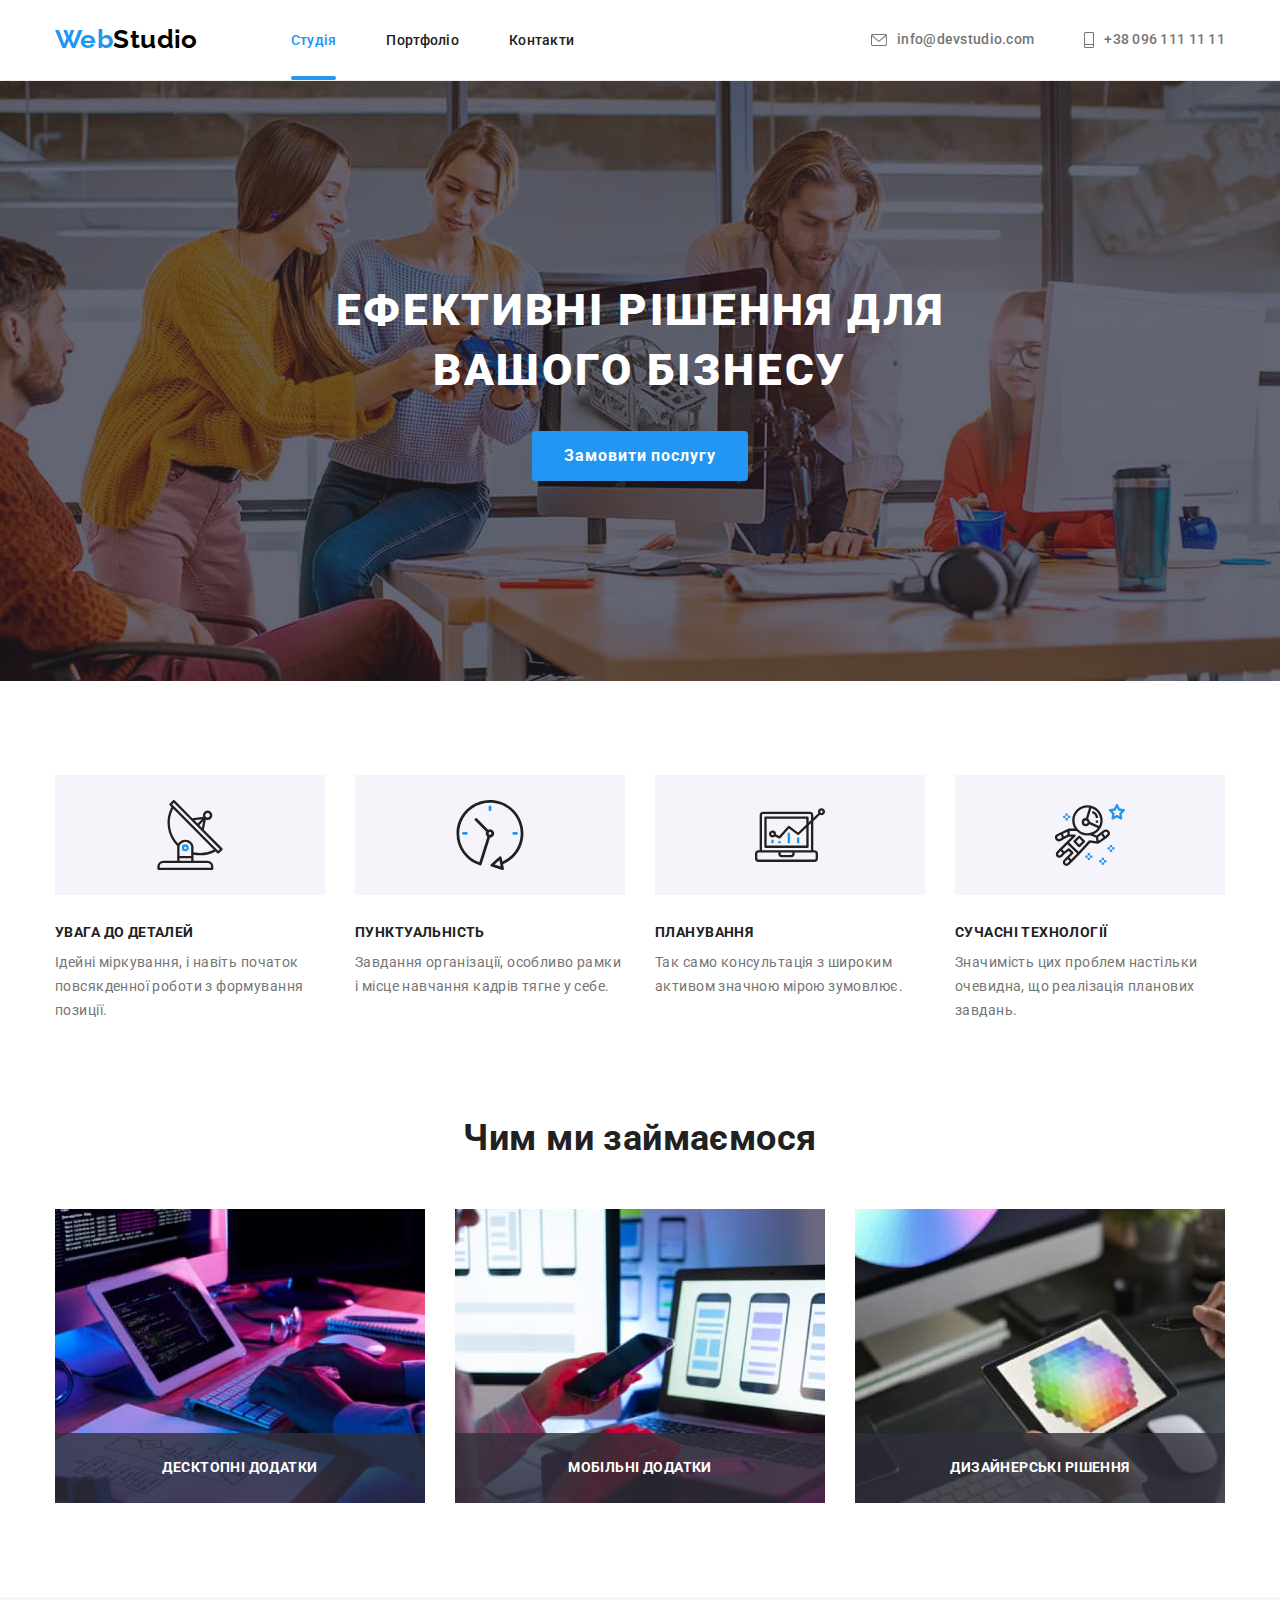
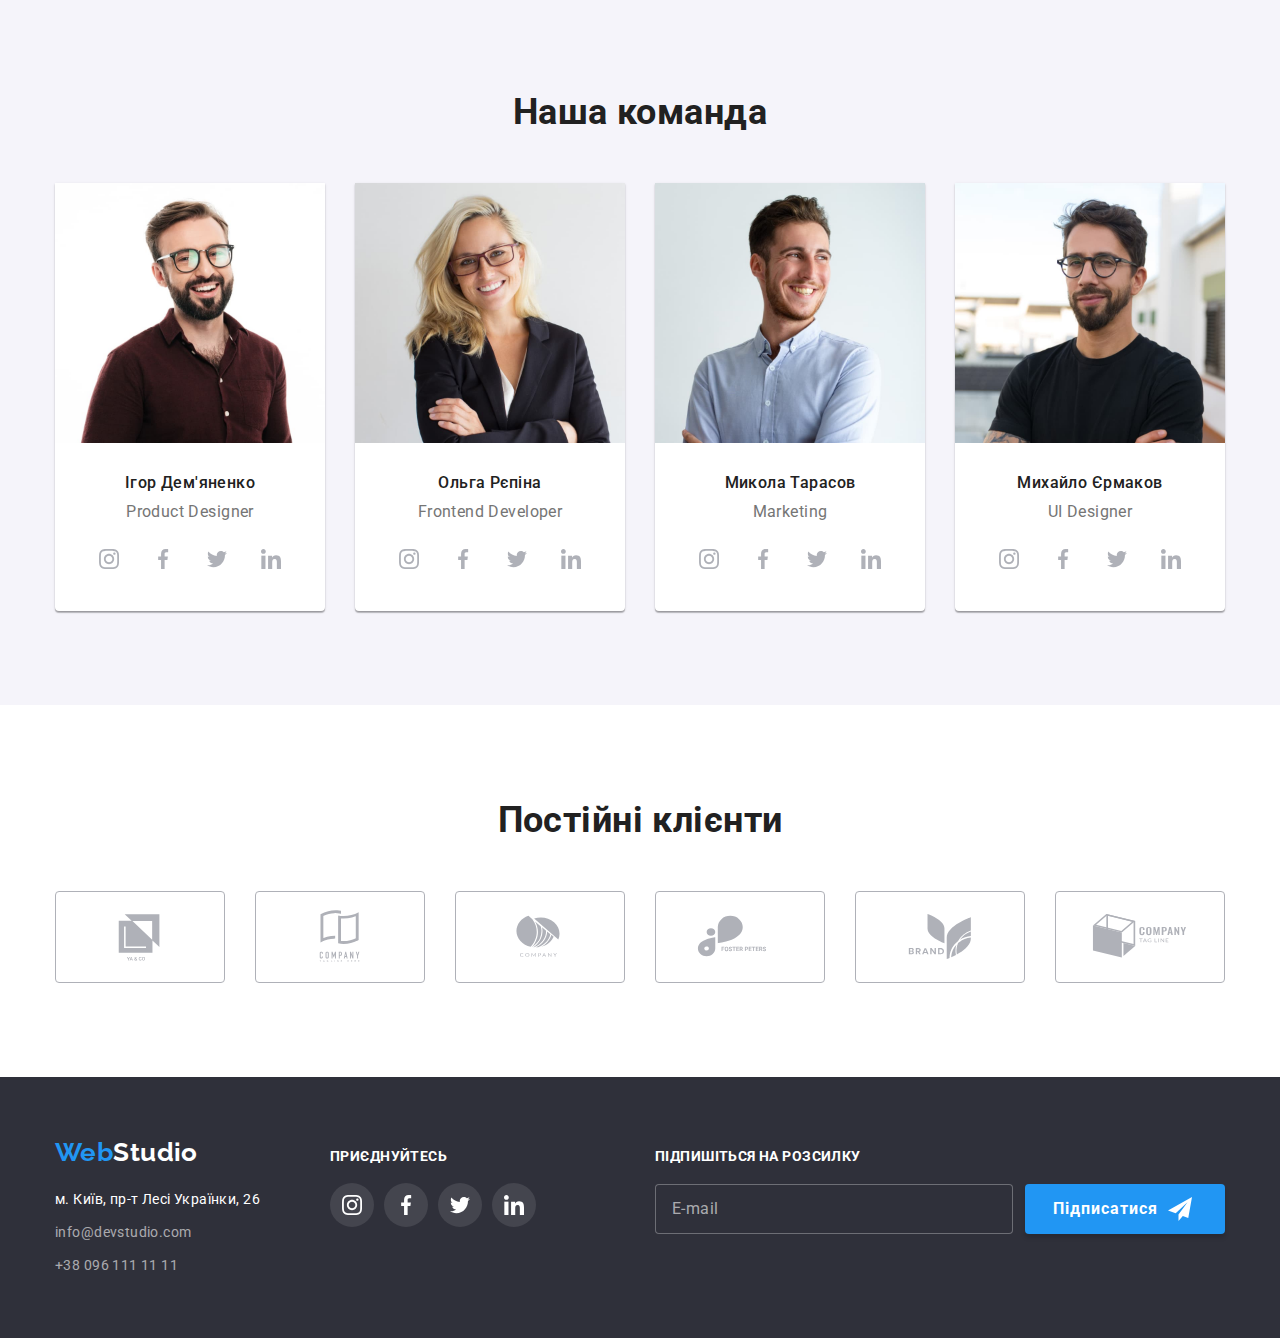
<file: index.html>
<!DOCTYPE html>
<html lang="en">
  <head>
    <meta charset="UTF-8" />
    <meta http-equiv="X-UA-Compatible" content="IE=edge" />
    <meta name="viewport" content="width=device-width, initial-scale=1.0" />

    <link rel="preconnect" href="https://fonts.googleapis.com" />
    <link rel="preconnect" href="https://fonts.gstatic.com" crossorigin />
    <link
      href="https://fonts.googleapis.com/css2?family=Raleway:wght@700&family=Roboto:wght@400;500;700;900&display=swap"
      rel="stylesheet"
    />
    <title>Студія</title>
    <!--modern normalize-->
    <link
      rel="stylesheet"
      href="https://cdnjs.cloudflare.com/ajax/libs/modern-normalize/1.1.0/modern-normalize.min.css"
    />
    <link rel="stylesheet" href="./css/styles.css" />
    <link rel="preconnect" href="https://fonts.gstatic.com" />
  </head>
  <body>
    <header>
      <div class="container heder-container">
        <nav class="header-nav">
          <a href="./index.html" class="logo logo-header-menu link">
            <!--ссылка на возврат в начало страницы-->
            Web<span class="header-logo-span link">Studio</span>
          </a>
          <ul class="header-nav-menu">
            <!--список ссылок навигации по сайту-->
            <li>
              <a href="./index.html" class="header-menu thumb-current current link">Студія</a>
            </li>
            <li>
              <a href="./portfolio.html" class="header-menu thumb-current link">Портфоліо</a>
            </li>
            <li>
              <a href="" class="header-menu thumb-current link">Контакти</a>
            </li>
          </ul>
        </nav>
        <!--список контактов-->
        <ul class="header-mail-tel">
          <li class="header-contact-list">
            <a href="mailto:info@devstudio.com" class="header-contacts mail link">
              <svg aria-label="icon mail" class="icon-header" width="16" height="12">
                <use href="./images/svg/sprite.svg#icon-mail"></use>
              </svg>
              info@devstudio.com</a
            >
          </li>
          <li class="header-contact-list">
            <a href="tel:+380961111111" class="header-contacts link">
              <svg aria-label="icon tel" class="icon-header" width="10" height="16">
                <use href="./images/svg/sprite.svg#icon-tel"></use>
              </svg>
              +38 096 111 11 11</a
            >
          </li>
        </ul>
      </div>
    </header>
    <main>
      <!--герой-->
      <section class="hero">
        <div class="container">
          <h1 class="hero-title">Ефективні рішення для вашого бізнесу</h1>
          <button data-modal-open type="button" class="btn-alternative">Замовити послугу</button>
          <!--кнопка з посиланням-->
        </div>
      </section>
      <!--список переваг або особливостей-->
      <section class="especially">
        <div class="container">
          <h2 class="title visually-hidden">Наші особливості</h2>
          <!--позже спрячем чтобы на странице не было видно этого заголовка-->
          <ul class="especially-bloсk">
            <li class="especially-card icon-antenna">
              <h3 class="title">Увага до деталей</h3>
              <p class="text">
                Ідейні міркування, і навіть початок повсякденної роботи з формування позиції.
              </p>
            </li>
            <li class="especially-card icon-clok">
              <h3 class="title">Пунктуальність</h3>
              <p class="text">
                Завдання організації, особливо рамки і місце навчання кадрів тягне у себе.
              </p>
            </li>
            <li class="especially-card icon-diagram">
              <h3 class="title">Планування</h3>
              <p class="text">Так само консультація з широким активом значною мірою зумовлює.</p>
            </li>
            <li class="especially-card icon-astronavt">
              <h3 class="title">Сучасні технології</h3>
              <p class="text">
                Значимість цих проблем настільки очевидна, що реалізація планових завдань.
              </p>
            </li>
          </ul>
        </div>
      </section>
      <!--Чим ми займаємося-->
      <section class="made">
        <div class="container">
          <h2 class="title-section">Чим ми займаємося</h2>
          <ul class="made-cards">
            <li class="made-pfoto">
              <div class="made-thumb">
                <img src="./images/box1.jpg" alt="ноутбук та девайс" width="370" />
                <p class="made-text">Десктопні додатки</p>
              </div>
            </li>
            <li class="made-pfoto">
              <div class="made-thumb">
                <img src="./images/box2.jpg" alt="ноутбук та девайс" width="370" />
                <p class="made-text">Мобільні додатки</p>
              </div>
            </li>
            <li class="made-pfoto">
              <div class="made-thumb">
                <img src="./images/box3.jpg" alt="ноутбук та девайс" width="370" />
                <p class="made-text">Дизайнерські рішення</p>
              </div>
            </li>
          </ul>
        </div>
      </section>
      <!--Наша команда-->
      <section class="team">
        <div class="container">
          <h2 class="title-section">Наша команда</h2>
          <ul class="team-cards">
            <li class="team-employees">
              <img src="./images/ihor.jpg" alt="фото Ігор Дем'яненко" width="270" />
              <div class="team-cards-title">
                <h3 class="title">Ігор Дем'яненко</h3>
                <p class="text">Product Designer</p>
                <ul class="social-list">
                  <li class="social-list-item">
                    <a href="#" class="social-list-link">
                      <svg
                        aria-label="icon instagram"
                        class="social-list-icon"
                        width="20"
                        height="20"
                      >
                        <use href="./images/svg/sprite.svg#icon-instagram"></use>
                      </svg>
                    </a>
                  </li>
                  <li class="social-list-item">
                    <a href="#" class="social-list-link">
                      <svg
                        aria-label="icon facebook"
                        class="social-list-icon"
                        width="20"
                        height="20"
                      >
                        <use href="./images/svg/sprite.svg#icon-facebook"></use>
                      </svg>
                    </a>
                  </li>
                  <li class="social-list-item">
                    <a href="#" class="social-list-link">
                      <svg
                        aria-label="icon twitter"
                        class="social-list-icon"
                        width="20"
                        height="20"
                      >
                        <use href="./images/svg/sprite.svg#icon-twitter"></use>
                      </svg>
                    </a>
                  </li>
                  <li class="social-list-item">
                    <a href="#" class="social-list-link">
                      <svg
                        aria-label="icon linkedin"
                        class="social-list-icon"
                        width="20"
                        height="20"
                      >
                        <use href="./images/svg/sprite.svg#icon-linkedin"></use>
                      </svg>
                    </a>
                  </li>
                </ul>
              </div>
            </li>
            <li class="team-employees">
              <img src="./images/olga.jpg" alt="фото Ольга Рєпіна" width="270" />
              <div class="team-cards-title">
                <h3 class="title">Ольга Рєпіна</h3>
                <p class="text">Frontend Developer</p>
                <ul class="social-list">
                  <li class="social-list-item">
                    <a href="#" class="social-list-link">
                      <svg
                        aria-label="icon instagram"
                        class="social-list-icon"
                        width="20"
                        height="20"
                      >
                        <use href="./images/svg/sprite.svg#icon-instagram"></use>
                      </svg>
                    </a>
                  </li>
                  <li class="social-list-item">
                    <a href="#" class="social-list-link">
                      <svg
                        aria-label="icon facebook"
                        class="social-list-icon"
                        width="20"
                        height="20"
                      >
                        <use href="./images/svg/sprite.svg#icon-facebook"></use>
                      </svg>
                    </a>
                  </li>
                  <li class="social-list-item">
                    <a href="#" class="social-list-link">
                      <svg
                        aria-label="icon twitter"
                        class="social-list-icon"
                        width="20"
                        height="20"
                      >
                        <use href="./images/svg/sprite.svg#icon-twitter"></use>
                      </svg>
                    </a>
                  </li>
                  <li class="social-list-item">
                    <a href="#" class="social-list-link">
                      <svg
                        aria-label="icon linkedin"
                        class="social-list-icon"
                        width="20"
                        height="20"
                      >
                        <use href="./images/svg/sprite.svg#icon-linkedin"></use>
                      </svg>
                    </a>
                  </li>
                </ul>
              </div>
            </li>
            <li class="team-employees">
              <img src="./images/mykola.jpg" alt="фото Микола Тарасов" width="270" />
              <div class="team-cards-title">
                <h3 class="title">Микола Тарасов</h3>
                <p class="text">Marketing</p>
                <ul class="social-list">
                  <li class="social-list-item">
                    <a href="#" class="social-list-link">
                      <svg
                        aria-label="icon instagram"
                        class="social-list-icon"
                        width="20"
                        height="20"
                      >
                        <use href="./images/svg/sprite.svg#icon-instagram"></use>
                      </svg>
                    </a>
                  </li>
                  <li class="social-list-item">
                    <a href="#" class="social-list-link">
                      <svg
                        aria-label="icon facebook"
                        class="social-list-icon"
                        width="20"
                        height="20"
                      >
                        <use href="./images/svg/sprite.svg#icon-facebook"></use>
                      </svg>
                    </a>
                  </li>
                  <li class="social-list-item">
                    <a href="#" class="social-list-link">
                      <svg
                        aria-label="icon twitter"
                        class="social-list-icon"
                        width="20"
                        height="20"
                      >
                        <use href="./images/svg/sprite.svg#icon-twitter"></use>
                      </svg>
                    </a>
                  </li>
                  <li class="social-list-item">
                    <a href="#" class="social-list-link">
                      <svg
                        aria-label="icon linkedin"
                        class="social-list-icon"
                        width="20"
                        height="20"
                      >
                        <use href="./images/svg/sprite.svg#icon-linkedin"></use>
                      </svg>
                    </a>
                  </li>
                </ul>
              </div>
            </li>
            <li class="team-employees">
              <img src="./images/myhailo.jpg" alt="фото Михайло Єрмаков" width="270" />
              <div class="team-cards-title">
                <h3 class="title">Михайло Єрмаков</h3>
                <p class="text">UI Designer</p>
                <ul class="social-list">
                  <li class="social-list-item">
                    <a href="#" class="social-list-link">
                      <svg
                        aria-label="icon instagram"
                        class="social-list-icon"
                        width="20"
                        height="20"
                      >
                        <use href="./images/svg/sprite.svg#icon-instagram"></use>
                      </svg>
                    </a>
                  </li>
                  <li class="social-list-item">
                    <a href="#" class="social-list-link">
                      <svg
                        aria-label="icon facebook"
                        class="social-list-icon"
                        width="20"
                        height="20"
                      >
                        <use href="./images/svg/sprite.svg#icon-facebook"></use>
                      </svg>
                    </a>
                  </li>
                  <li class="social-list-item">
                    <a href="#" class="social-list-link">
                      <svg
                        aria-label="icon twitter"
                        class="social-list-icon"
                        width="20"
                        height="20"
                      >
                        <use href="./images/svg/sprite.svg#icon-twitter"></use>
                      </svg>
                    </a>
                  </li>
                  <li class="social-list-item">
                    <a href="#" class="social-list-link">
                      <svg
                        aria-label="icon linkedin"
                        class="social-list-icon"
                        width="20"
                        height="20"
                      >
                        <use href="./images/svg/sprite.svg#icon-linkedin"></use>
                      </svg>
                    </a>
                  </li>
                </ul>
              </div>
            </li>
          </ul>
        </div>
      </section>
      <!--постійні клієнти-->
      <section class="client">
        <div class="container">
          <h2 class="client-title">Постійні клієнти</h2>
          <ul class="client-list">
            <li class="client-list-item">
              <a href="" class="client-list-link">
                <svg aria-label="icon client 1" class="client-list-icon">
                  <use href="./images/svg/sprite.svg#icon-Logo1"></use>
                </svg>
              </a>
            </li>
            <li class="client-list-item">
              <a href="" class="client-list-link">
                <svg aria-label="icon client 2" class="client-list-icon">
                  <use href="./images/svg/sprite.svg#icon-Logo2"></use>
                </svg>
              </a>
            </li>
            <li class="client-list-item">
              <a href="" class="client-list-link">
                <svg aria-label="icon client 3" class="client-list-icon">
                  <use href="./images/svg/sprite.svg#icon-Logo3"></use>
                </svg>
              </a>
            </li>
            <li class="client-list-item">
              <a href="" class="client-list-link">
                <svg aria-label="icon client 4" class="client-list-icon">
                  <use href="./images/svg/sprite.svg#icon-Logo4"></use>
                </svg>
              </a>
            </li>
            <li class="client-list-item">
              <a href="" class="client-list-link">
                <svg aria-label="icon client 5" class="client-list-icon">
                  <use href="./images/svg/sprite.svg#icon-Logo5"></use>
                </svg>
              </a>
            </li>
            <li class="client-list-item">
              <a href="" class="client-list-link">
                <svg aria-label="icon client 6" class="client-list-icon">
                  <use href="./images/svg/sprite.svg#icon-Logo6"></use>
                </svg>
              </a>
            </li>
          </ul>
        </div>
      </section>
    </main>
    <footer class="footer">
      <!--тег addres-->
      <div class="container footer-block">
        <div class="footer-block-logo-address">
          <a href="./index.html" class="logo link">
            Web<span class="footer-logo link">Studio</span></a
          >
          <address>
            <ul>
              <li class="footer-address-list">
                <a
                  href="https://goo.gl/maps/6emUorHh679U21bC7"
                  target="_blank"
                  rel="noopener nofollow noreferrer"
                  class="footer-address link"
                  >м. Київ, пр-т Лесі Українки, 26</a
                ><!--поставила для rel все три атрибута ШОБ надежнее )))-->
              </li>
              <li class="footer-address-list">
                <a href="mailto:info@devstudio.com" class="footer-contacts mail link"
                  >info@devstudio.com</a
                >
              </li>
              <li class="footer-address-list without-margin">
                <a href="tel:+380961111111" class="footer-contacts link">+38 096 111 11 11</a>
              </li>
            </ul>
          </address>
        </div>
        <div class="footer-block-social">
          <p class="footer-title">Приєднуйтесь</p>
          <ul class="social-list">
            <li class="social-list-item">
              <a href="#" class="social-list-link footer">
                <svg
                  aria-label="icon instagram"
                  class="social-list-icon footer"
                  width="20"
                  height="20"
                >
                  <use href="./images/svg/sprite.svg#icon-instagram"></use>
                </svg>
              </a>
            </li>
            <li class="social-list-item">
              <a href="#" class="social-list-link footer">
                <svg
                  aria-label="icon facebook"
                  class="social-list-icon footer"
                  width="20"
                  height="20"
                >
                  <use href="./images/svg/sprite.svg#icon-facebook"></use>
                </svg>
              </a>
            </li>
            <li class="social-list-item">
              <a href="#" class="social-list-link footer">
                <svg
                  aria-label="icon twitter"
                  class="social-list-icon footer"
                  width="20"
                  height="20"
                >
                  <use href="./images/svg/sprite.svg#icon-twitter"></use>
                </svg>
              </a>
            </li>
            <li class="social-list-item">
              <a href="#" class="social-list-link footer">
                <svg
                  aria-label="icon linkedin"
                  class="social-list-icon footer"
                  width="20"
                  height="20"
                >
                  <use href="./images/svg/sprite.svg#icon-linkedin"></use>
                </svg>
              </a>
            </li>
          </ul>
        </div>

        <form class="footer-form">
          <p class="footer-form-title">Підпишіться на розсилку</p>
          <div class="footer-form-subscribe">
            <label class="footer-form-label">
              <input
                type="email"
                class="footer-form-input"
                name="mail footer"
                placeholder="E-mail"
              />
            </label>
            <button type="submit" class="btn-footer-submit">
              Підписатися
              <svg aria-label="icon send" class="icon-send" width="24" height="24">
                <use href="./images/svg/sprite.svg#icon-send"></use>
              </svg>
            </button>
        </form>
      </div>
    </footer>
    <!---->
    <div class="backdrop is-hidden" data-modal>
      <div class="modal">
        <button type="button" class="modal-close" data-modal-close>
          <svg class="icon-close-black" aria-label="icon close black" height="18" width="18">
            <use href="./images/svg/sprite.svg#icon-close-black"></use>
          </svg>
        </button>
        <p class="modal-title">Залиште свої дані, ми вам передзвонимо</p>
        <form class="modal-form">
          <label class="modal-form-field">
            <span class="modal-form-label-name"> Ім'я</span>
            <!--div у label вкладати не можна-->
            <span class="modal-form-input-thumb">
              <input type="text" class="modal-form-input" name="name" required />
              <svg aria-label="icon person" class="modal-form-input-icon" width="20" height="20">
                <use href="./images/svg/sprite.svg#icon-person-18"></use>
              </svg>
            </span>
          </label>
          <label class="modal-form-field">
            <span class="modal-form-label-name"> Телефон</span>
            <span class="modal-form-input-thumb">
              <input type="tel" class="modal-form-input" name="tel" title="380-xx-xx-xx" required />
              <svg aria-label="icon person" class="modal-form-input-icon" width="20" height="20">
                <use href="./images/svg/sprite.svg#icon-phone-18"></use>
              </svg>
            </span>
          </label>
          <label class="modal-form-field">
            <span class="modal-form-label-name">Пошта</span>
            <span class="modal-form-input-thumb">
              <input type="email" class="modal-form-input" name="mail" />
              <svg aria-label="icon person" class="modal-form-input-icon" width="20" height="20">
                <use href="./images/svg/sprite.svg#icon-email-18"></use>
              </svg>
            </span>
          </label>
          <label class="modal-form-field">
            <span class="modal-form-label-name">Коментар</span>
            <textarea
              class="modal-form-message"
              name="massage"
              placeholder="Введіть тект"
            ></textarea>
          </label>
          <label class="modal-form-checkbox-text">
            <input type="checkbox" class="modal-form-checkbox" name="checkbox-accept" required />
            <svg class="modal-form-own-checkbox" aria-label="icon check" width="16" height="15">
              <use class="own-checkbox-icon" href="./images/svg/sprite.svg#icon-check"></use>
            </svg>
            Погоджуюся з розсилкою та приймаю&nbsp
            <a href="#" class="link-agreement">Умови договору</a>
          </label>
          <button type="submit" class="btn-form-submit">Відправити</button>
        </form>
      </div>
    </div>
    <script src="./js/modal.js"></script>
  </body>
</html>
</file>
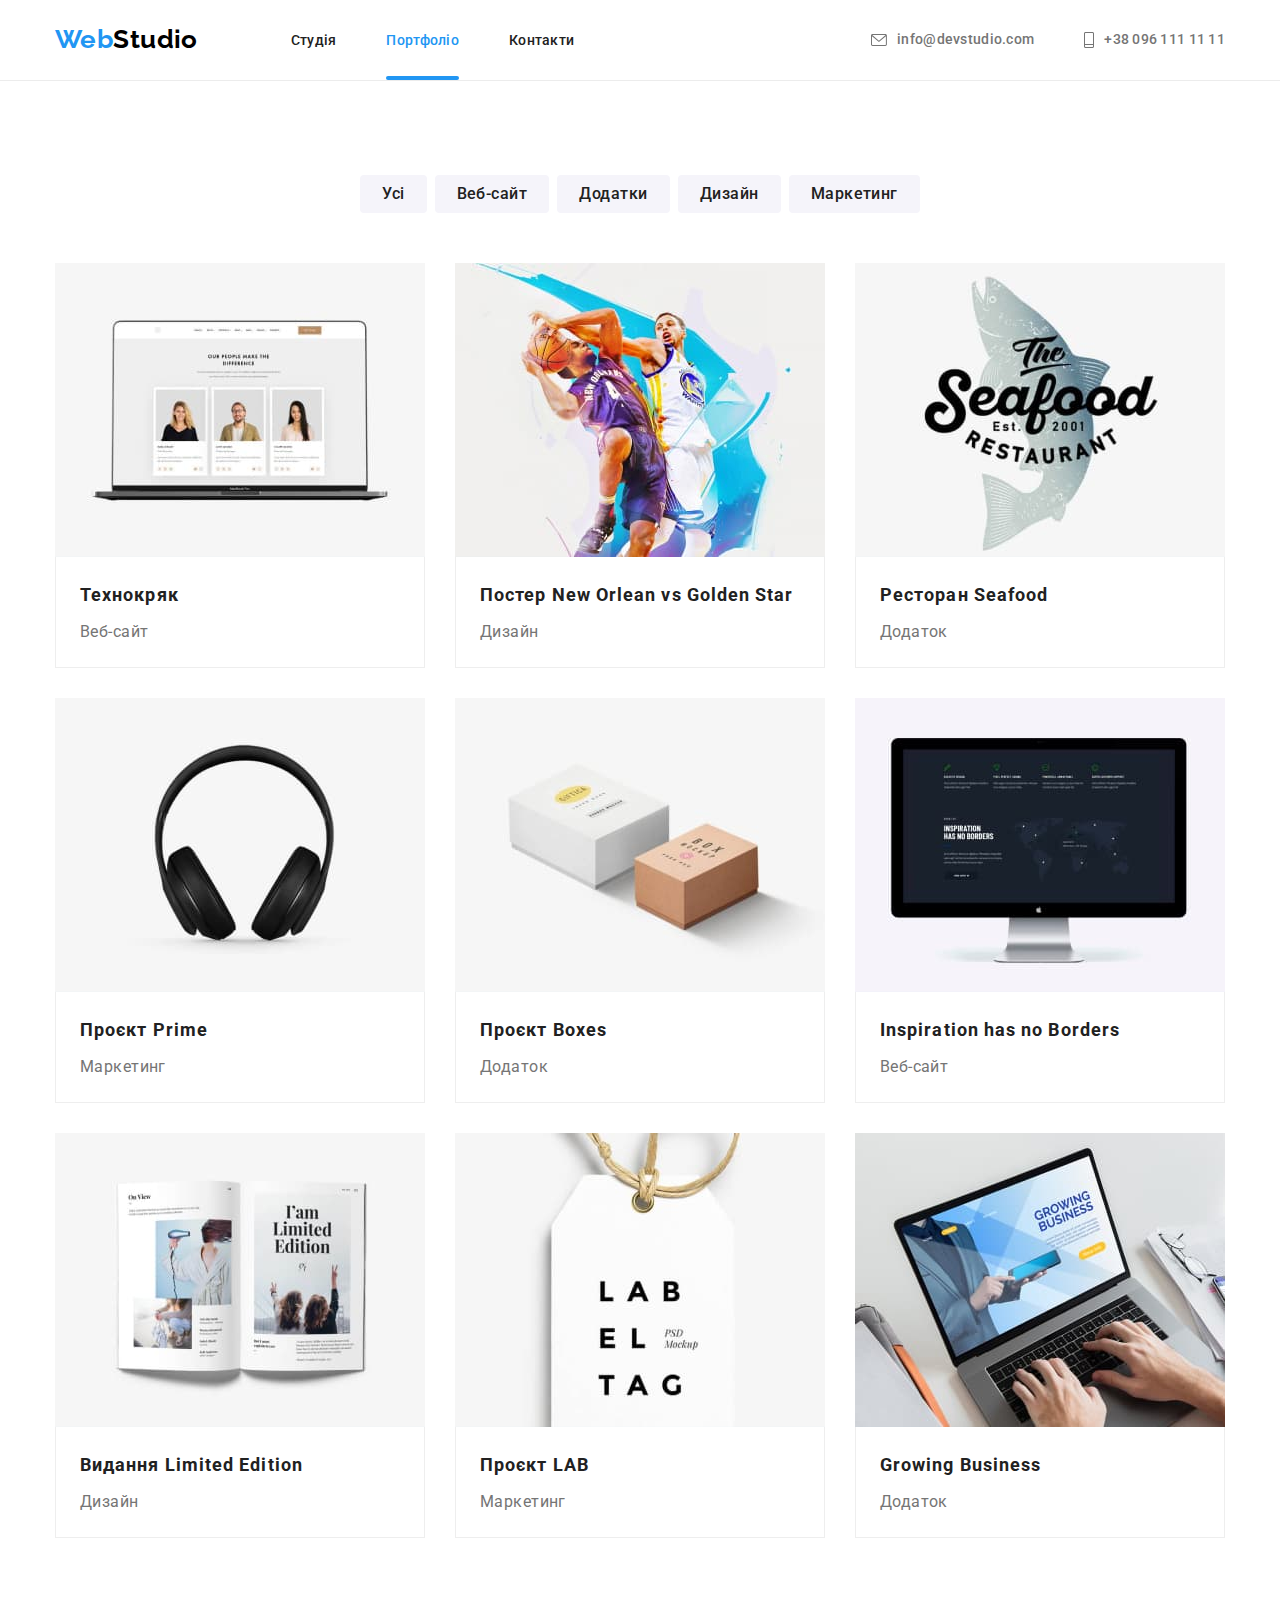
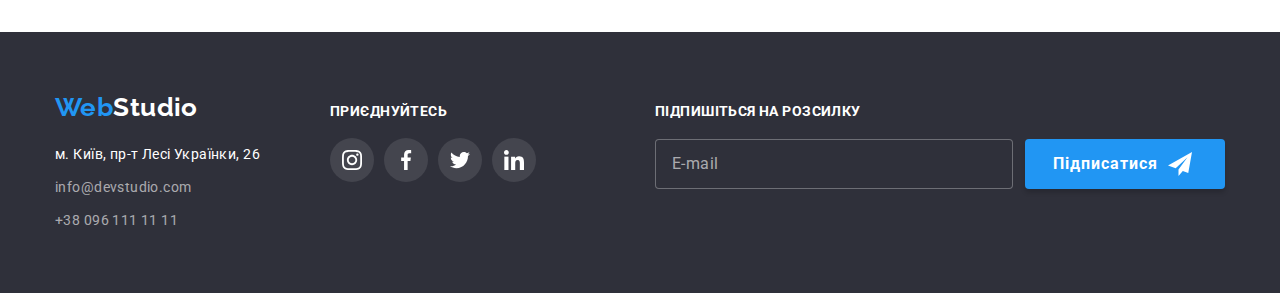
<file: portfolio.html>
<!DOCTYPE html>
<html lang="en">
  <head>
    <meta charset="UTF-8" />
    <meta http-equiv="X-UA-Compatible" content="IE=edge" />
    <meta name="viewport" content="width=device-width, initial-scale=1.0" />
    <link rel="preconnect" href="https://fonts.googleapis.com" />
    <link rel="preconnect" href="https://fonts.gstatic.com" crossorigin />
    <link
      href="https://fonts.googleapis.com/css2?family=Raleway:wght@700&family=Roboto:wght@400;500;700;900&display=swap"
      rel="stylesheet"
    />
    <title>Портфоліо</title>
    <!--modern normalize-->
    <link
      rel="stylesheet"
      href="https://cdnjs.cloudflare.com/ajax/libs/modern-normalize/1.1.0/modern-normalize.min.css"
    />
    <link rel="stylesheet" href="./css/styles.css" />
  </head>
  <body>
    <header>
      <div class="container heder-container">
        <nav class="header-nav">
          <a href="./index.html" class="logo logo-header-menu link">
            <!--ссылка на возврат в начало страницы-->
            Web<span class="header-logo-span link">Studio</span>
          </a>
          <ul class="header-nav-menu">
            <!--список ссылок навигации по сайту-->
            <li><a href="./index.html" class="header-menu thumb-current link">Студія</a></li>
            <li>
              <a href="./portfolio.html" class="header-menu current thumb-current link"
                >Портфоліо</a
              >
            </li>
            <li><a href="" class="header-menu thumb-current link">Контакти</a></li>
          </ul>
        </nav>
        <!--список контактов-->
        <ul class="header-mail-tel">
          <li class="header-contact-list">
            <a href="mailto:info@devstudio.com" class="header-contacts mail link">
              <svg aria-label="icon mail" class="icon-header" width="16" height="12">
                <use href="./images/svg/sprite.svg#icon-mail"></use>
              </svg>
              info@devstudio.com</a
            >
          </li>
          <li class="header-contact-list">
            <a href="tel:+380961111111" class="header-contacts link">
              <svg aria-label="icon tel" class="icon-header" width="10" height="16">
                <use href="./images/svg/sprite.svg#icon-tel"></use>
              </svg>
              +38 096 111 11 11</a
            >
          </li>
        </ul>
      </div>
    </header>
    <main>
      <!--фильтр-->
      <section class="portfolio">
        <!--заголовок не будет отображатся на странице-->
        <h1 class="visually-hidden">Портфоліо</h1>
        <div class="container">
          <ul class="btn portfolio">
            <li><button type="button" class="btn-prim">Усі</button></li>
            <li><button type="button" class="btn-prim">Веб-сайт</button></li>
            <li><button type="button" class="btn-prim">Додатки</button></li>
            <li><button type="button" class="btn-prim">Дизайн</button></li>
            <li><button type="button" class="btn-prim">Маркетинг</button></li>
          </ul>
          <!--portfolio-->
          <ul class="portfolio-cards-list">
            <li class="portfolio-cards-list-item">
              <a class="portfolio-cards-list-link link" href="">
                <div class="portfolio-thumb">
                  <img
                    src="./images/portfolio/img11.jpg"
                    alt="Приклад сторінки веб-сайту"
                    width="370"
                    height="290"
                  />

                  <p class="portfolio-hover-text portfolio-actions">
                    Ресурс пропонує комплексні пропозиції з різним рівнем функціоналу та сервісів.
                    Все це дозволить відвідувачу отримати вичерпні відомості про компанію чи
                    приватну особу. Технокряк Веб-сайт
                  </p>
                </div>
                <div class="portfolio-cards-title">
                  <h2 class="title">Технокряк</h2>
                  <p class="text">Веб-сайт</p>
                </div>
              </a>
            </li>
            <li class="portfolio-cards-list-item">
              <a class="portfolio-cards-list-link link" href="">
                <div class="portfolio-thumb">
                  <img
                    src="./images/portfolio/img12.jpg"
                    alt="Постер New Orlean vs Golden Star"
                    width="370"
                    height="290"
                  />
                  <p class="portfolio-hover-text portfolio-actions">
                    Ресурс пропонує комплексні пропозиції з різним рівнем функціоналу та сервісів.
                    Все це дозволить відвідувачу отримати вичерпні відомості про компанію чи
                    приватну особу. Технокряк Веб-сайт
                  </p>
                </div>
                <div class="portfolio-cards-title">
                  <h2 class="title">Постер New Orlean vs Golden Star</h2>
                  <p class="text">Дизайн</p>
                </div>
              </a>
            </li>
            <li class="portfolio-cards-list-item">
              <a class="portfolio-cards-list-link link" href="">
                <div class="portfolio-thumb">
                  <img
                    src="./images/portfolio/img13.jpg"
                    alt="Лого ресторану Seafood"
                    width="370"
                    height="290"
                  />
                  <p class="portfolio-hover-text portfolio-actions">
                    Ресурс пропонує комплексні пропозиції з різним рівнем функціоналу та сервісів.
                    Все це дозволить відвідувачу отримати вичерпні відомості про компанію чи
                    приватну особу. Технокряк Веб-сайт
                  </p>
                </div>
                <div class="portfolio-cards-title">
                  <h2 class="title">Ресторан Seafood</h2>
                  <p class="text">Додаток</p>
                </div>
              </a>
            </li>
            <li class="portfolio-cards-list-item">
              <a class="portfolio-cards-list-link link" href="">
                <div class="portfolio-thumb">
                  <img
                    src="./images/portfolio/img21.jpg"
                    alt="навушники"
                    width="370"
                    height="290"
                  />
                  <p class="portfolio-hover-text portfolio-actions">
                    Ресурс пропонує комплексні пропозиції з різним рівнем функціоналу та сервісів.
                    Все це дозволить відвідувачу отримати вичерпні відомості про компанію чи
                    приватну особу. Технокряк Веб-сайт
                  </p>
                </div>

                <div class="portfolio-cards-title">
                  <h2 class="title">Проєкт Prime</h2>
                  <p class="text">Маркетинг</p>
                </div>
              </a>
            </li>
            <li class="portfolio-cards-list-item">
              <a class="portfolio-cards-list-link link" href="">
                <div class="portfolio-thumb">
                  <img
                    src="./images/portfolio/img22.jpg"
                    alt="Дві коробки біла та бежева"
                    width="370"
                    height="290"
                  />
                  <p class="portfolio-hover-text portfolio-actions">
                    Ресурс пропонує комплексні пропозиції з різним рівнем функціоналу та сервісів.
                    Все це дозволить відвідувачу отримати вичерпні відомості про компанію чи
                    приватну особу. Технокряк Веб-сайт
                  </p>
                </div>

                <div class="portfolio-cards-title">
                  <h2 class="title">Проєкт Boxes</h2>
                  <p class="text">Додаток</p>
                </div>
              </a>
            </li>
            <li class="portfolio-cards-list-item">
              <a class="portfolio-cards-list-link link" href="">
                <div class="portfolio-thumb">
                  <img
                    src="./images/portfolio/img23.jpg"
                    alt="Монітор з прикладом веб-сайту"
                    width="370"
                    height="290"
                  />
                  <p class="portfolio-hover-text portfolio-actions">
                    Ресурс пропонує комплексні пропозиції з різним рівнем функціоналу та сервісів.
                    Все це дозволить відвідувачу отримати вичерпні відомості про компанію чи
                    приватну особу. Технокряк Веб-сайт
                  </p>
                </div>

                <div class="portfolio-cards-title">
                  <h2 class="title">Inspiration has no Borders</h2>
                  <p class="text">Веб-сайт</p>
                </div>
              </a>
            </li>
            <li class="portfolio-cards-list-item">
              <a class="portfolio-cards-list-link link" href="">
                <div class="portfolio-thumb">
                  <img
                    src="./images/portfolio/img31.jpg"
                    alt="Розгорнута сторінка журналу Limited Edition"
                    width="370"
                    height="290"
                  />
                  <p class="portfolio-hover-text portfolio-actions">
                    Ресурс пропонує комплексні пропозиції з різним рівнем функціоналу та сервісів.
                    Все це дозволить відвідувачу отримати вичерпні відомості про компанію чи
                    приватну особу. Технокряк Веб-сайт
                  </p>
                </div>

                <div class="portfolio-cards-title">
                  <h2 class="title">Видання Limited Edition</h2>
                  <p class="text">Дизайн</p>
                </div>
              </a>
            </li>
            <li class="portfolio-cards-list-item">
              <a class="portfolio-cards-list-link link" href="">
                <div class="portfolio-thumb">
                  <img
                    src="./images/portfolio/img32.jpg"
                    alt="Біла етикетка з написом Lab el tag"
                    width="370"
                    height="290"
                  />
                  <p class="portfolio-hover-text portfolio-actions">
                    Ресурс пропонує комплексні пропозиції з різним рівнем функціоналу та сервісів.
                    Все це дозволить відвідувачу отримати вичерпні відомості про компанію чи
                    приватну особу. Технокряк Веб-сайт
                  </p>
                </div>

                <div class="portfolio-cards-title">
                  <h2 class="title">Проєкт LAB</h2>
                  <p class="text">Маркетинг</p>
                </div>
              </a>
            </li>
            <li class="portfolio-cards-list-item">
              <a class="portfolio-cards-list-link link" href="">
                <div class="portfolio-thumb">
                  <img
                    src="./images/portfolio/img33.jpg"
                    alt="Відкритий ноутбук"
                    width="370"
                    height="290"
                  />
                  <p class="portfolio-hover-text portfolio-actions">
                    Ресурс пропонує комплексні пропозиції з різним рівнем функціоналу та сервісів.
                    Все це дозволить відвідувачу отримати вичерпні відомості про компанію чи
                    приватну особу. Технокряк Веб-сайт
                  </p>
                </div>

                <div class="portfolio-cards-title">
                  <h2 class="title">Growing Business</h2>
                  <p class="text">Додаток</p>
                </div>
              </a>
            </li>
          </ul>
        </div>
      </section>
    </main>
    <footer class="footer">
      <!--тег addres-->
      <div class="container footer-block">
        <div class="footer-block-logo-address">
          <a href="./index.html" class="logo link">
            Web<span class="footer-logo link">Studio</span></a
          >
          <address>
            <ul>
              <li class="footer-address-list">
                <a
                  href="https://goo.gl/maps/6emUorHh679U21bC7"
                  target="_blank"
                  rel="noopener nofollow noreferrer"
                  class="footer-address link"
                  >м. Київ, пр-т Лесі Українки, 26</a
                ><!--поставила для rel все три атрибута ШОБ надежнее )))-->
              </li>
              <li class="footer-address-list">
                <a href="mailto:info@devstudio.com" class="footer-contacts mail link"
                  >info@devstudio.com</a
                >
              </li>
              <li class="footer-address-list without-margin">
                <a href="tel:+380961111111" class="footer-contacts link">+38 096 111 11 11</a>
              </li>
            </ul>
          </address>
        </div>
        <div class="footer-block-social">
          <p class="footer-title">Приєднуйтесь</p>
          <ul class="social-list">
            <li class="social-list-item">
              <a href="#" class="social-list-link footer">
                <svg
                  aria-label="icon instagram"
                  class="social-list-icon footer"
                  width="20"
                  height="20"
                >
                  <use href="./images/svg/sprite.svg#icon-instagram"></use>
                </svg>
              </a>
            </li>
            <li class="social-list-item">
              <a href="#" class="social-list-link footer">
                <svg
                  aria-label="icon facebook"
                  class="social-list-icon footer"
                  width="20"
                  height="20"
                >
                  <use href="./images/svg/sprite.svg#icon-facebook"></use>
                </svg>
              </a>
            </li>
            <li class="social-list-item">
              <a href="#" class="social-list-link footer">
                <svg
                  aria-label="icon twitter"
                  class="social-list-icon footer"
                  width="20"
                  height="20"
                >
                  <use href="./images/svg/sprite.svg#icon-twitter"></use>
                </svg>
              </a>
            </li>
            <li class="social-list-item">
              <a href="#" class="social-list-link footer">
                <svg
                  aria-label="icon linkedin"
                  class="social-list-icon footer"
                  width="20"
                  height="20"
                >
                  <use href="./images/svg/sprite.svg#icon-linkedin"></use>
                </svg>
              </a>
            </li>
          </ul>
        </div>
        <form class="footer-form">
          <p class="footer-form-title">Підпишіться на розсилку</p>
          <div class="footer-form-subscribe">
            <label class="footer-form-label">
              <input
                type="email"
                class="footer-form-input"
                name="mail footer"
                placeholder="E-mail"
              />
            </label>
            <button type="submit" class="btn-footer-submit">
              Підписатися
              <svg aria-label="icon send" class="icon-send" width="24" height="24">
                <use href="./images/svg/sprite.svg#icon-send"></use>
              </svg>
            </button>
        </form>
      </div>
    </footer>
    <script src="./js/modal.js"></script>
  </body>
</html>
</file>
<file: css/styles.css>
:root {
    --text-primary-color: #212121;
    --text-color: #757575;
    --accent-color: #2196f3;
    --white-color: #fff;
    --btn-prim-color: #F5F4FA;
    --footer-color: #2F303A;
    --header-logo-color: #000;
    --footer-contacts-color: rgba(255, 255, 255, 0.6);
    --header-border-color: #ECECEC;
    --border-portfolio-color: #EEEEEE;
    --btn-alternative-hover-color: #188CE8;
      --icon-color:#AFB1B8;
      --footer-link-color: #ffffff1a;
      --bezier:cubic-bezier(0.4, 0, 0.2, 1);
}
body{
    font-family: Roboto, sans-serif;
    background-color: var(--white-color);
    color: var(--text-primary-color);
    font-size: 14px;
    letter-spacing: 0.03em;
}
h1,h2,h3,h4,p{
    margin: 0;
}
img{
    display: block;
    max-width: 100%;
    height: auto;
}
/*убирает маркеры возле ненумер списков*/
ul{
    list-style: none;
    margin: 0;
    padding-left: 0;
}
.link{
    text-decoration: none;
}
section{
    padding-top: 94px;
    padding-bottom: 94px;
}
.container {
    /* outline: 2px solid gold; */
    width: 1200px;
    padding: 0 15px;
    margin: 0 auto;
}
button {
    /*font-family: inherit; принудительное унаследование от боди для кнопок*/
    cursor: pointer; /*курсор ладонь*/
    display: block;
    border: none;
    border-radius: 4px;
}
.visually-hidden {
    position: absolute;
    white-space: nowrap;
    width: 1px;
    height: 1px;
    overflow: hidden;
    border: 0;
    padding: 0;
    clip: rect(0 0 0 0);
    clip-path: inset(50%);
    margin: -1px;
}
/*======= верхний лог о======*/
.logo {

    color: var(--accent-color);
    font-family: Raleway, sans-serif;
    font-weight: 700;
    font-size: 26px;
    line-height: 1.19;
}

.logo-header-menu {
    margin-right: 93px;
    padding-top: 24px;
    padding-bottom: 25px;
}

.header-logo-span {
    color: var(--header-logo-color);
}
/*============= верхняя менюшка  ============*/
/* .header-nav{
    outline: 2px solid rgb(95, 29, 201);
} */

.heder-container,
.header-nav,
.header-nav-menu,
.header-mail-tel {
    display: flex;
    align-items: center;
}
.header-nav-menu{
    column-gap: 50px;
}
.header-menu,
.header-contacts{
    padding-top: 32px;
    padding-bottom: 32px;
}
/*вариант как отодвинуть майл и тел вправо
.heder-container{
    justify-content: space-between;
}*/
.header-mail-tel {
    margin-left: auto;
    gap: 50px;
}
/*.header-contacts.mail {
       margin-left: auto;  не сработал
}*/
/*nav a href*/
.header-menu{
    color: var(--text-primary-color);
    font-weight: 500;
    line-height: 1.14;
    letter-spacing: 0.02em; 
    transition: color 250ms var(--bezier);
}
/*активная страница сайта*/
.header-menu.current{
 color: var(--accent-color);
}

.header-menu:hover,
.header-menu:focus{
    color: var(--accent-color);
}
/*------------------------------полоска под каррент--------*/
/*a*/
.thumb-current{
    position: relative;
    
}
.thumb-current::after{
    display: block;
    position: absolute;
    content: '';
    height: 4px;
    width: 100%;
    bottom: 0;
    background-color: var(--accent-color);
    border-radius: 2px;
    opacity: 0; 
} 
.current.thumb-current::after{
     opacity: 1;
} 
/*--------------------------------*/
.header-contacts{
    display: flex;
    align-items: center;
    /* color: inherit; */
    color: var(--text-color);
    font-weight: 500;
    line-height: 1.14;
    letter-spacing: 0.02em;
    transition: color 250ms var(--bezier);
}
.header-contacts:hover,
.header-contacts:focus {
    color: var(--accent-color);
 }

.icon-header{  
    /* fill: var(--icon-color); */
    fill: currentColor;
    margin-right: 10px;
}
header{
    border-bottom: 1px solid var(--header-border-color);
}
/*=============== hero =========================*/
.hero {
    background-image:linear-gradient(rgba(47, 48, 58, 0.4), rgba(47, 48, 58, 0.4)),/*не работает*/
    url(../images/hero.jpg);
    background-color: #C4C4C4;
    background-repeat: no-repeat;
    background-position: center; 
    background-size: cover;
       
    max-width: 1600px;
    height: 600px;
    margin-left: auto;
    margin-right: auto;
    text-align: center;
    padding: 200px 0;
}
.hero-title{
    margin: 0 auto;
    margin-bottom: 30px;
    
    color: var(--white-color);

    width: 696px;
    
    font-weight: 900;
    font-size: 44px;
    line-height: 1.36;
   
    letter-spacing: 0.06em;
    text-transform: uppercase;
    
}
/*кнопка героя*/
.btn-alternative{
    display: inline-block;
    min-width: 216px;
    padding: 10px 32px;
    
    color: var(--white-color);
    background-color: var(--accent-color);
    
    font-weight: 700;
    font-size: 16px;
    line-height: 1.88;
    letter-spacing: 0.06em;
   
    transition: background-color 250ms var(--bezier), box-shadow 250ms var(--bezier);
}
.btn-alternative:focus,
.btn-alternative:hover{
    background-color:#188CE8;
    box-shadow: 0px 4px 4px rgba(0, 0, 0, 0.15);
  }
/*studio and portfolio*/
/*h3*/
.title{
    color: var(--text-primary-color);
}
/*p*/
.text{
    color: var(--text-color);
}

/*h2*/
.especially .title-section,
.made .title-section,
.team .title-section{
    font-weight: 700;
    font-size: 36px;
    line-height: 1.17;
    text-align: center;
}
.made .title-section{
    margin-bottom: 50px;
}
/*================= особливості =================*/

/*ul*/
.especially-bloсk {
    display: flex;
    /* flex-wrap: wrap; */
    gap: 30px;
}
/*li*/
.especially-card {
    flex-basis: calc((100% - 90px) / 4);
}
.especially-card::before{
    display: block;
    content: "";
    height: 120px;
       
    background-size: 70px;
    background-repeat: no-repeat;
    background-position: center;
    background-color: var(--btn-prim-color) ;
}
.icon-antenna::before{
    background-image: url(../images/svg/antenna.svg);
}
.icon-clok::before{
    background-image: url(../images/svg/clock.svg);
}
.icon-diagram::before {
    background-image: url(../images/svg/diagram.svg);
}
.icon-astronavt::before {
    background-image: url(../images/svg/astronaut.svg);
}
/*h3*/
.especially .title{
    margin-bottom: 10px;
    margin-top: 30px;
    font-weight: 700;
    font-size: 14px; 
    line-height: 1.14;
    text-transform: uppercase;
}
/*p*/
.especially .text {
    line-height: 1.71;
}
/*=============== made =чим ми займаємося===============*/
.made{
    padding-top: 0;
}
/*h2*/
.made .title-section,
.team .title-section {
    margin-bottom: 50px;
}
/*ul*/
.made-cards,
.team-cards
 {
    display: flex;
    flex-wrap: wrap;
    gap: 30px;
}
/*li*/
.made-pfoto {
    flex-basis: calc((100% - 60px) / 3);
}
.made-thumb{
    position: relative;
}
.made-text{
    position: absolute;
    display: flex;
    align-items: center;
    justify-content: center;

    font-weight: 700;
    line-height: 1.14;
    text-transform: uppercase;
    color: var(--white-color);

    width: 100%;
    height: 70px;
    bottom: 0;
    background-color: rgba(47, 48, 58, 0.8);
}
/* ========================= команда ====================*/
.team {
    background-color: var(--btn-prim-color);
}

/*h2
/*ul выше описаны*/

/*li*/
.team-employees{
    flex-basis: calc( (100% - 90px ) / 4);
    box-shadow: 0px 1px 3px rgba(0, 0, 0, 0.12), 0px 1px 1px rgba(0, 0, 0, 0.14), 0px 2px 1px rgba(0, 0, 0, 0.2);
    border-radius: 0px 0px 4px 4px;
    background-color: var(--white-color);
}
.team-cards-title{
    padding-top: 30px;
    padding-bottom: 30px;
}
/*h3*/
.team .title{
    /* margin-top: 30px; */
    margin-bottom: 10px;
    font-weight: 500;
    font-size: 16px;
    line-height: 1.19;
    text-align: center; 
    }
/*p*/
.team .text{
    /* margin-bottom: 30px; */
    font-size: 16px;
    line-height: 1.19;
    text-align: center;
    margin-bottom: 16px;
}
 .social-list{
    display: flex;
    justify-content: center;
    column-gap: 10px;
}

.social-list-link{
   display: flex;
   align-items: center ;
   justify-content: center;
    width: 44px;
    height: 44px;
    border-radius: 50%;
    color: var(--icon-color);
    background-color: var(--white-color); 

    transition: background-color 250ms var(--bezier), color 250ms var(--bezier);
}
/*при ховері на посилання - великий кружок- змінює колір*/
.social-list-link:hover,
.social-list-link:focus{
    background-color: var(--accent-color);
    color: var(--white-color);
}
/*прои ховері на ссилку (велике коло44х44) svg змінює колір
.social-list-link:hover .social-list-icon,
.social-list-link:focus .social-list-icon{
    fill: var(--white-color);
}*/

.social-list-icon{
    fill: currentColor;
}
/*=======================client==================*/
/*h2*/
.client-title{
    margin-bottom: 50px;

    font-weight: 700;
    font-size: 36px;
    line-height: 1.17;
    text-align: center;
    color: var(--text-primary-color);
}

/*ul*/
.client-list{
    display: flex;
    gap: 30px;
}
/*li*/
/* .client-list-item{
   
} */
/*a*/
.client-list-link{
    display: flex;
    width: 170px;
    height: 92px;
    border: 1px solid var(--icon-color);
    border-radius: 4px;
    align-items: center;
    justify-content: center;
    color: var(--icon-color); /*+++*/

    transition: color 250ms var(--bezier),
                border 250ms var(--bezier);
}
/*цвет и размер иконок по умолчанию*/
.client-list-icon{
    width: 106px;
    height: 60px;
    fill: currentColor;
    /* fill: var(--icon-color); */
}
.client-list-link:hover,
.client-list-link:focus{
    /* background-color: var(--accent-color) ; */
    color: var(--accent-color);
    border: 1px solid var(--accent-color);
}

/*--------------------------------------------portfolio--------------*/
.btn.portfolio{
    margin-bottom: 50px;
}
.btn.portfolio{
    display: flex;
    justify-content: center;
    column-gap: 8px;
}
/*ul*/
.portfolio-cards-list{
    display: flex;
    flex-wrap: wrap;
    gap: 30px;
}
/*li*/
.portfolio-cards-list-item{
    flex-basis: calc((100% - 60px) / 3);
}
/*a====img++++div(h+p)*/
.portfolio-cards-list-link{
    display: block;/*чтоб сработал ховер и фокус на ссылку*/
    transition: box-shadow 250ms var(--bezier);
}
.portfolio-cards-list-link:focus,
.portfolio-cards-list-link:hover{
    box-shadow: 0px 1px 1px rgba(0, 0, 0, 0.12), 0px 4px 4px 
    rgba(0, 0, 0, 0.06), 1px 4px 6px rgba(0, 0, 0, 0.16);
}
/*================наплывающая картинка при ховере====*/
/*разметка div=img+p(для оверлея)*/
.portfolio-thumb{
    position: relative; /*для позиционирования ребенка <p> absolut*/
    display: flex;
    justify-content: center;
    align-items: center;
    overflow: hidden;
}
/*текст на оверлей(backdrop) с позиционированием +opasity 0*/
.portfolio-hover-text{
    position: absolute;
    /* opacity: 0;  убрали когда заменили бефор на екшенс*/

    font-weight: 400;
    font-size: 18px;
    line-height: 1.56;
    color:var(--white-color);
    padding: 63px 24px;
    
}
/*описание псевдоелемента + opasity 0
.portfolio-thumb::before {
   
    position: absolute;
    content: '';
    width: 100%;
    height: 100%;
    background-color: rgba(33, 150, 243, 0.9);*/
    /* opacity: 0; */
    /* transform: translateY(100%);
    transition: transform 2050ms var(--bezier);
} */
/*при наведении на ссылку a=thumb+h+p использовать 
псевдоелемент befor и текстдля оверлея с opasity 1*/
/* .portfolio-cards-list-link:hover .portfolio-thumb::before,
.portfolio-cards-list-link:hover .portfolio-hover-text {
    opacity: 1;
    transform: translateY(0);
}*/ 

.portfolio-actions {
  
    position: absolute;
    left: 0;
    right: 0;
    width: 100%;
    height: 100%;
    background-color: rgba(33, 150, 243, 0.9);
    /* opacity: 0; */
    overflow: auto;  /*скрол для текста*/
    transform: translateY(100%);
    transition: transform 250ms var(--bezier);
}

.portfolio-cards-list-link:hover .portfolio-actions,
.portfolio-cards-list-link:focus .portfolio-actions {
    /* opacity: 1; */
    transform: translateY(0);
}
/*h2+p=div*/  
.portfolio-cards-title{
    padding: 20px 24px;
    border-bottom: 1px solid var(--border-portfolio-color);
    border-left: 1px solid var(--border-portfolio-color);
    border-right: 1px solid var(--border-portfolio-color);
}
/*h2*/
.portfolio .title{
    margin-bottom: 4px;
   
    font-weight: 700;
    font-size: 18px;
    line-height: 2;
    letter-spacing: 0.06em; 
}
/*p*/
.portfolio .text{
    font-size: 16px;
    line-height: 1.88;
}

/*============= кнопки портфолио =============*/ 
.btn-prim{
    display: inline-block; 
    padding: 6px 22px;
    

    color: var(--text-primary-color);
    background-color: var(--btn-prim-color);

    font-weight: 500;
    font-size: 16px;
    line-height: 1.63;
    letter-spacing: 0.03em;
    transition: color 250ms var(--bezier), background-color 250ms var(--bezier), box-shadow 250ms var(--bezier);
}
.btn-prim:hover,
.btn-prim:focus
{   color: var(--white-color);
    background-color: var(--accent-color);
    box-shadow: 0px 3px 1px rgba(0, 0, 0, 0.1), 
    0px 1px 2px rgba(0, 0, 0, 0.08), 0px 2px 2px rgba(0, 0, 0, 0.12);
}
/*================ footer ================*/

footer{
    background-color: var(--footer-color);
    padding: 60px 0;
}
/* .footer .container {
   
} */
address {
    margin-top: 20px;
}
.footer-logo {
    color: var(--white-color);
}

.footer-address,
.footer-contacts{
    color: var(--white-color);
    /* font-weight: 400; */
    line-height: 1.71;
    font-style: normal;
    transition: color 250ms var(--bezier);
}
.footer-contacts {
    color: var(--footer-contacts-color);
    
}
.footer-address-list{
    margin-bottom:  9px;
}
.without-margin{
     margin-bottom: 0;
}
.footer-address:hover,
.footer-address:focus,
.footer-contacts:hover,
.footer-contacts:focus {
    color: var(--accent-color);
}
/*p*/
.footer-title{
    margin-bottom: 18px;
    font-weight: 700;
    line-height: 1.14;
    text-transform: uppercase;
    color: var(--white-color)
}
/*общий блок футера*/
.footer-block{
    display: flex;
    align-items: baseline;
}
/*блок адрес*/
.footer-block-logo-address{
    margin-right: 70px;
}
.social-list-link.footer{
    background-color: var(--footer-link-color);
    color: var(--white-color);/*++*/
    transition: background-color 250ms var(--bezier);
}
.social-list-icon.footer{
    fill: currentColor;
}
.social-list-link.footer:hover,
.social-list-link.footer:focus {
    background-color: var(--accent-color);
}
/*========================footer-form==================*/
.footer-form{
    margin-left: auto;
}
.footer-form-title{
    display: inline-block;
    margin-bottom: 20px;
    font-weight: 700;
    font-size: 14px;
    line-height: 16px;
    text-transform: uppercase;
    color: var(--white-color);
}
.footer-form-subscribe{
    display: flex;
    align-items: center;
    gap: 12px;
}

.footer-form-input{
        width: 358px;
        height: 50px;
        padding: 15px 16px;
        background-color: var(--footer-color);  
        border: 1px solid rgba(255, 255, 255, 0.3);
        /* filter: drop-shadow(0px 4px 4px rgba(0, 0, 0, 0.15)); */
        border-radius: 4px;
        color: var(--white-color);
}
.footer-form-input::placeholder{
        font-weight: 400;
        font-size: 16px;
        line-height: 1.25;
        letter-spacing: 0.03em;
        color: rgba(255, 255, 255, 0.6);
}
.btn-footer-submit{
        display: inline-flex;
        align-items: center; 
        padding: 10px 28px;

        width: 200px;
        height: 50px;
        font-weight: 700;
        font-size: 16px;
        line-height: 1.9;
        letter-spacing: 0.06em;
        color: var(--white-color);

        background: var(--accent-color);
        box-shadow: 0px 4px 4px rgba(0, 0, 0, 0.15);
        border-radius: 4px;
        transition: background-color 250ms var(--bezier);
}
.btn-footer-submit:hover {
        background-color: var(--btn-alternative-hover-color);
}

.icon-send{
    margin-left: 10px;
    fill: var(--white-color);
}
/*===================backdrop=================*/
.backdrop{
    position: fixed;
    left: 0px;
    top: 0px;
    width: 100%;
    height: 100%;
    background-color: rgba(0, 0, 0, 0.2);;
    z-index: 100;
}
.backdrop.is-hidden{
    opacity: 0;
    /*майже однакова властивість різні браузери виберуть свій*/
    pointer-events: none;
    visibility: hidden;
    transition: opacity 250ms var(--bezier), visibility 5000ms var(--bezier);
}
 .backdrop.is-hidden .modal{
    transform: translate(-50%, -50%) scale(0.5);
 }
.modal{
    position: absolute;
    top: 50%;
    left: 50%;
    
    min-width: 528px ;
    min-height: 581px;
    background-color: var(--white-color);
    
    transform: translate(-50%, -50%) scale(1);
    transition: transform 250ms var(--bezier) ;
    padding: 40px;
}
.modal-close {
    position: absolute;
    top: 8px;
    right: 8px;

    display: flex;
    align-items: center;
    justify-content: center; 
    width: 30px;
    height: 30px;
    padding: 0;
    border-radius: 50%;
    border:  1px solid rgba(0, 0, 0, 0.1);
    color: var(--header-logo-color);
    background-color: var(--white-color);
     /* margin-left: auto;
    margin-top: 8px;
    margin-right: 8px; займає місце в потоці*/
  }
.modal-title{
        font-weight: 700;
        font-size: 20px;
        line-height: 1.15;
        text-align: center;
        color: var(--text-primary-color);
        margin-bottom: 12px;
}
.modal-form{
    display: flex;
    flex-direction: column; /*перевернула ось для флекса*/
}
.modal-form-field{
    margin-bottom: 10px;
} 
.modal-form-label-name{
    display: block;
        font-weight: 400;
        font-size: 12px;
        line-height: 1.17;
        letter-spacing: 0.01em;
        color: var(--text-color);
        margin-bottom: 4px;
}
.modal-form-input-thumb{
    position: relative;
    display: block;
}
.modal-form-input{
        width: 100%;
        height: 40px;
        border: 1px solid rgba(33, 33, 33, 0.2);
        border-radius: 4px;
        padding-left: 42px;
        transition: border-color 250ms var(--bezier);
}
.modal-form-input:focus,
.modal-form-message:focus{
    outline: none;
    border-color: var(--accent-color);
}
.modal-form-input:focus + .modal-form-input-icon{
    fill: var(--accent-color);
    
}
.modal-form-input-icon{
    position: absolute;
    left: 12px;
    top: 50%;
    transform: translateY(-50%);
    transition: fill 250ms  var(--bezier);
}
.modal-form-checkbox-text{
        font-weight: 400;
        font-size: 14px;
        line-height: 1.71;
        color: var(--text-color);
}
.link-agreement{
        font-weight: 400;
        font-size: 14px;
        line-height: 1.71;
        text-decoration-line: underline;
        color: var(--accent-color);
}

.modal-form-message{
        resize: none;
        width: 100%;
        height: 120px;
        border: 1px solid rgba(33, 33, 33, 0.2);
        border-radius: 4px;
        padding: 12px 16px;
        transition: border-color 250ms var(--bezier);
}
.modal-form-message::placeholder {
    font-weight: 400;
    font-size: 12px;
    line-height: 1.17;
    letter-spacing: 0.01em;
    color: rgba(117, 117, 117, 0.5);
}
.modal-form-checkbox-text{
    display: flex;
    align-items: center;
    margin-bottom: 30px;
}
/*прячем родной чекбокс*/
.modal-form-checkbox{
    position: absolute;
    appearance: none;
}
.modal-form-own-checkbox{
    border-radius: 2px;
    border: 2px solid var(--text-primary-color);
    fill: var(--white-color);
    margin-right: 7px;
}
/*.own-checkbox-icon{
     display: none; 
}*/
.modal-form-checkbox:checked + .modal-form-own-checkbox{
    background-color: var(--accent-color);
    border-color: var(--accent-color);
}
.modal-form-checkbox:focus+.modal-form-own-checkbox{
    border-color: var(--accent-color);
}
.btn-form-submit {
    align-self: center;
    width: 200px;
    height: 50px;
    padding: 10px 52px;

    font-weight: 700;
    font-size: 16px;
    line-height: 1.9;
    letter-spacing: 0.06em;
    color: var(--white-color);

    background: var(--accent-color);
    box-shadow: 0px 4px 4px rgba(0, 0, 0, 0.15);
    border-radius: 4px;
    transition: background-color 250ms var(--bezier);
}
.btn-form-submit:hover{
    background-color: var(--btn-alternative-hover-color);
}
</file>
